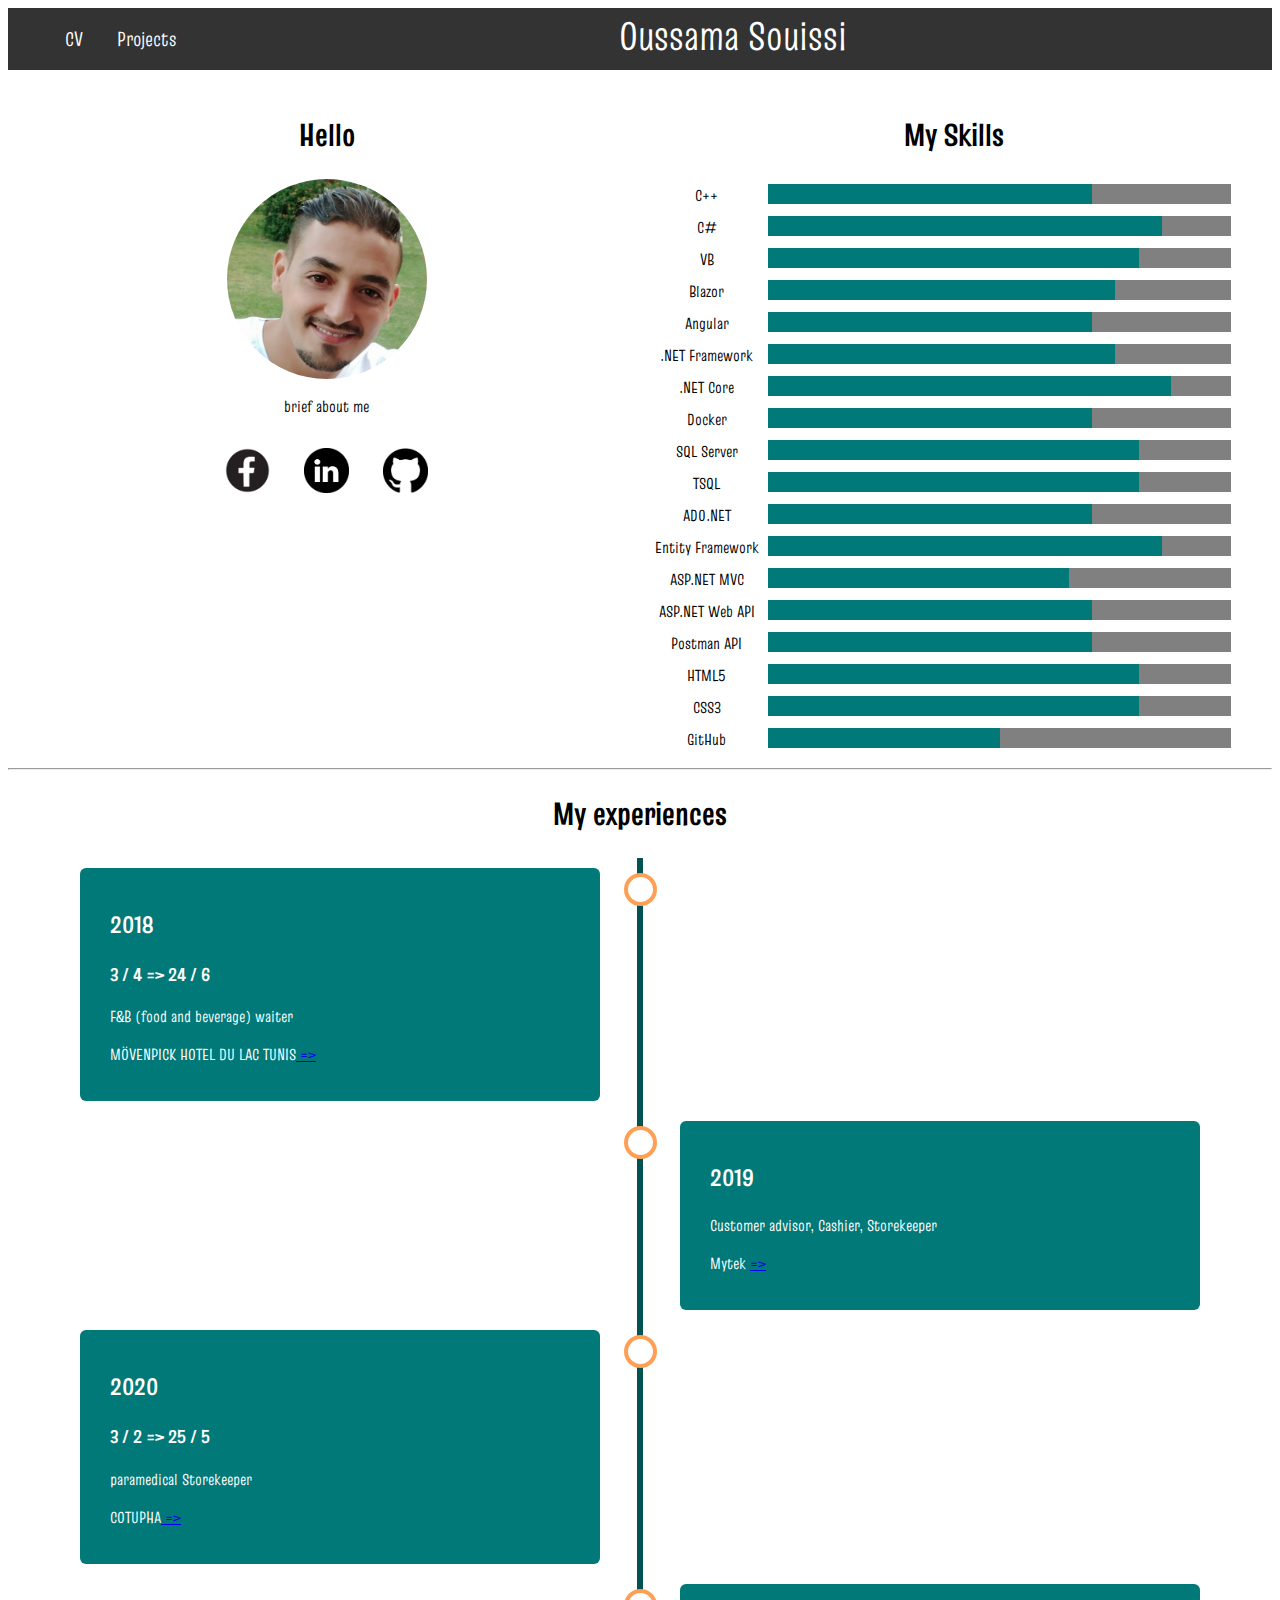
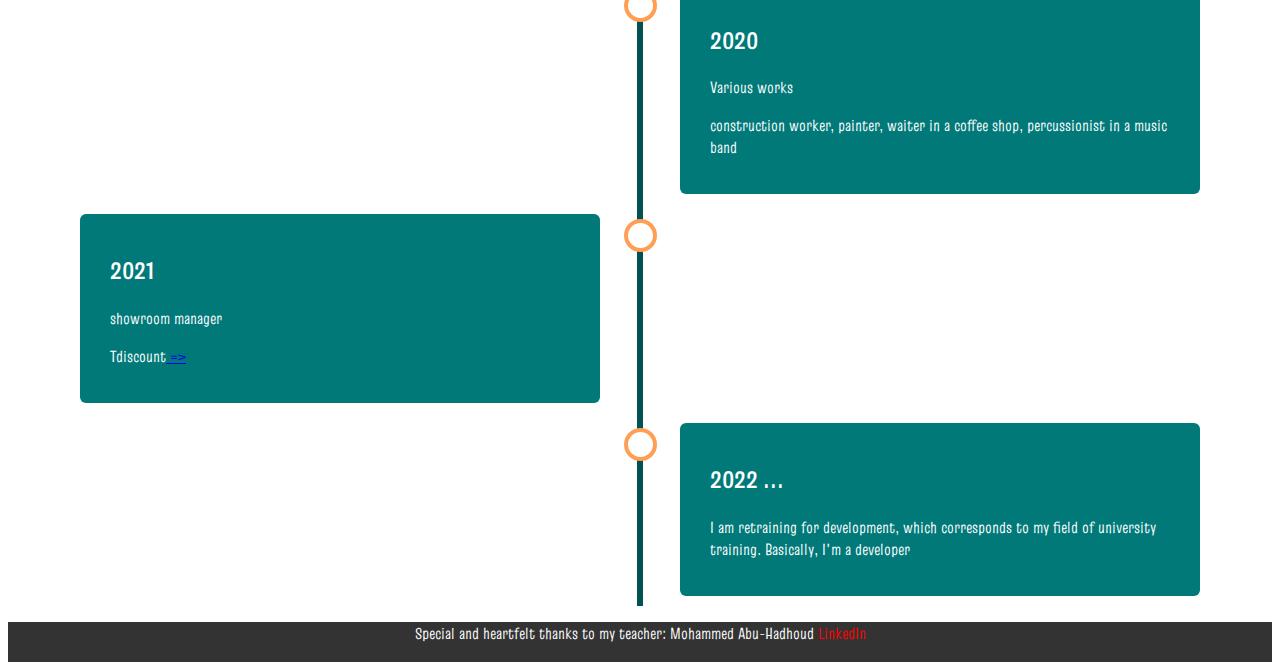
<file: index.html>
<html>
    <head>
        <title>My Web Site</title>
        <link rel="stylesheet" href="CSS/style.css">
        <link rel="stylesheet" href="CSS/timeline.css">
        <link rel="preconnect" href="https://fonts.googleapis.com">
        <link rel="preconnect" href="https://fonts.gstatic.com" crossorigin>
        <link href="https://fonts.googleapis.com/css2?family=Truculenta:opsz,wght@12..72,100..900&display=swap" rel="stylesheet">
    </head>
    <body>
        <div>
            <ul class="ul-menu">
                <li class="li-menu"><a class="a-menu" href="index.html">CV</a></li>
                <li class="li-menu"><a class="a-menu" href="projects.html">Projects</a></li>
                <p  class="title-menu">Oussama Souissi</p>
            </ul>
        </div>
        <div id = row1 class="row">
            <div class="column">
                <h1>Hello</h1>
                <img src="images/Oussama.jpg" class="EditImages"/>
                <p>brief about me</p>
                <div>
                    <a target="_blank" href="https://www.facebook.com/dj.samo2009/"><img src="images/icon-facebook.png" class="social"/></a>
                    <a target="_blank" href="https://www.linkedin.com/in/oussama-souissi-289844ba/"><img src="images/icon-linkedin.png" class="social"/></a>
                    <a target="_blank" href="https://github.com/Oussama-souissi024"><img src="images/icon-github.png" class="social"/></a>
                </div>
            </div>
            <div class="column">
                <h1>My Skills</h1>
                <div id="Skill 1" class="row">
                    <div class="left">C++</div>
                    <div class="right">
                        <li>
                            <span class="main-bar">
                                <span class="cPlusPlus"></span>
                            </span>
                        </li>
                    </div>
                </div>
                <div id="Skill 2" class="row">
                    <div class="left">C#</div>
                    <div class="right">
                        <li>
                            <span class="main-bar">
                                <span class="csharp"></span>
                            </span>
                        </li>
                    </div>
                </div>
                <div id="Skill 4" class="row">
                    <div class="left">VB</div>
                    <div class="right">
                        <li>
                            <span class="main-bar">
                                <span class="VB"></span>
                            </span>
                        </li>
                    </div>
                </div>
                <div id="Skill 14" class="row">
                    <div class="left">Blazor</div>
                    <div class="right">
                        <li>
                            <span class="main-bar">
                                <span class="Blazor"></span>
                            </span>
                        </li>
                    </div>
                </div>
                <div id="Skill 14" class="row">
                    <div class="left">Angular</div>
                    <div class="right">
                        <li>
                            <span class="main-bar">
                                <span class="Angular"></span>
                            </span>
                        </li>
                    </div>
                </div>
                <div id="Skill 3" class="row">
                    <div class="left">.NET Framework</div>
                    <div class="right">
                        <li>
                            <span class="main-bar">
                                <span class="dot-net-framework"></span>
                            </span>
                        </li>
                    </div>
                </div>
                <div id="Skill 4" class="row">
                    <div class="left">.NET Core</div>
                    <div class="right">
                        <li>
                            <span class="main-bar">
                                <span class="NET-Core"></span>
                            </span>
                        </li>
                    </div>
                </div>
                <div id="Skill 4" class="row">
                    <div class="left">Docker</div>
                    <div class="right">
                        <li>
                            <span class="main-bar">
                                <span class="Docker"></span>
                            </span>
                        </li>
                    </div>
                </div>
                <div id="Skill 4" class="row">
                    <div class="left">SQL Server</div>
                    <div class="right">
                        <li>
                            <span class="main-bar">
                                <span class="SQL"></span>
                            </span>
                        </li>
                    </div>
                </div>
                <div id="Skill 6" class="row">
                    <div class="left">TSQL</div>
                    <div class="right">
                        <li>
                            <span class="main-bar">
                                <span class="TSQL"></span>
                            </span>
                        </li>
                    </div>
                </div>
                <div id="Skill 6" class="row">
                    <div class="left">ADO.NET</div>
                    <div class="right">
                        <li>
                            <span class="main-bar">
                                <span class="ADO-dot-NET"></span>
                            </span>
                        </li>
                    </div>
                </div>
                <div id="Skill 7" class="row">
                    <div class="left">Entity Framework</div>
                    <div class="right">
                        <li>
                            <span class="main-bar">
                                <span class="Entity-Framework"></span>
                            </span>
                        </li>
                    </div>
                </div>
                <div id="Skill 8" class="row">
                    <div class="left">ASP.NET MVC</div>
                    <div class="right">
                        <li>
                            <span class="main-bar">
                                <span class="mvc"></span>
                            </span>
                        </li>
                    </div>
                </div>
                <div id="Skill 12" class="row">
                    <div class="left">ASP.NET Web API</div>
                    <div class="right">
                        <li>
                            <span class="main-bar">
                                <span class="api"></span>
                            </span>
                        </li>
                    </div>
                </div>
                <div id="Skill 13" class="row">
                    <div class="left">Postman API</div>
                    <div class="right">
                        <li>
                            <span class="main-bar">
                                <span class="postman"></span>
                            </span>
                        </li>
                    </div>
                </div>
                <div id="Skill 9" class="row">
                    <div class="left">HTML5</div>
                    <div class="right">
                        <li>
                            <span class="main-bar">
                                <span class="HTML5"></span>
                            </span>
                        </li>
                    </div>
                </div>
                <div id="Skill 10" class="row">
                    <div class="left">CSS3</div>
                    <div class="right">
                        <li>
                            <span class="main-bar">
                                <span class="CSS3"></span>
                            </span>
                        </li>
                    </div>
                </div>
                <div id="Skill 14" class="row">
                    <div class="left">GitHub</div>
                    <div class="right">
                        <li>
                            <span class="main-bar">
                                <span class="gihub"></span>
                            </span>
                        </li>
                    </div>
                </div>
            </div>
        </div>
        <hr/>
        <h1 style="text-align: center;">My experiences</h1>
        <div class="timeline">
            <div class="container left-timeline">
              <div class="content">
                <h2>2018</h2>
                <h3>3 / 4  =>  24 / 6</h3>
                <p>F&B (food and beverage) waiter</p>
                <p>MÖVENPICK HOTEL DU LAC TUNIS<a target="_blank" href="https://movenpick.accor.com/en/africa/tunisia/tunis/hotel-du-lac-tunis.html"> =></a></p>
              </div>
            </div>
            <div class="container right-timeline">
              <div class="content">
                <h2>2019</h2>
                <p>Customer advisor, Cashier, Storekeeper</p>
                <p>Mytek <a target="_blank" href="https://www.mytek.tn/">=></a> </p>     
              </div>
            </div>
            <div class="container left-timeline">
                <div class="content">
                  <h2>2020</h2>
                  <h3>3 / 2  =>  25 / 5</h3>
                  <p>paramedical Storekeeper</p>
                  <p>COTUPHA<a target="_blank" href="https://www.cotupha.com/en/"> =></a></p>     
                </div>
            </div>
            <div class="container right-timeline">
                <div class="content">
                  <h2>2020</h2>
                  <p>Various works</p>  
                  <p> construction worker,  painter,  waiter in a coffee shop,  percussionist in a music band </p>
                </div>
            </div>
            <div class="container left-timeline">
                <div class="content">
                  <h2>2021</h2>                 
                  <p>showroom manager</p>
                  <p>Tdiscount<a target="_blank" href="https://tdiscount.tn/"> =></a></p>     
                </div>
            </div>
            <div class="container right-timeline">
                <div class="content">
                  <h2>2022 ... </h2>                 
                  <p>I am retraining for development, which corresponds to my field of university training. Basically, I'm a developer</p> 
                </div>
            </div>
        </div>
        <div class="footer">
            <p>Special and heartfelt thanks to my teacher: Mohammed Abu-Hadhoud 
                <a target="_blank" class="linkedin" href="https://www.linkedin.com/in/abuhadhoud/">LinkedIn</a>
            </p>
        </div>
        
    </body>
</html>
</file>
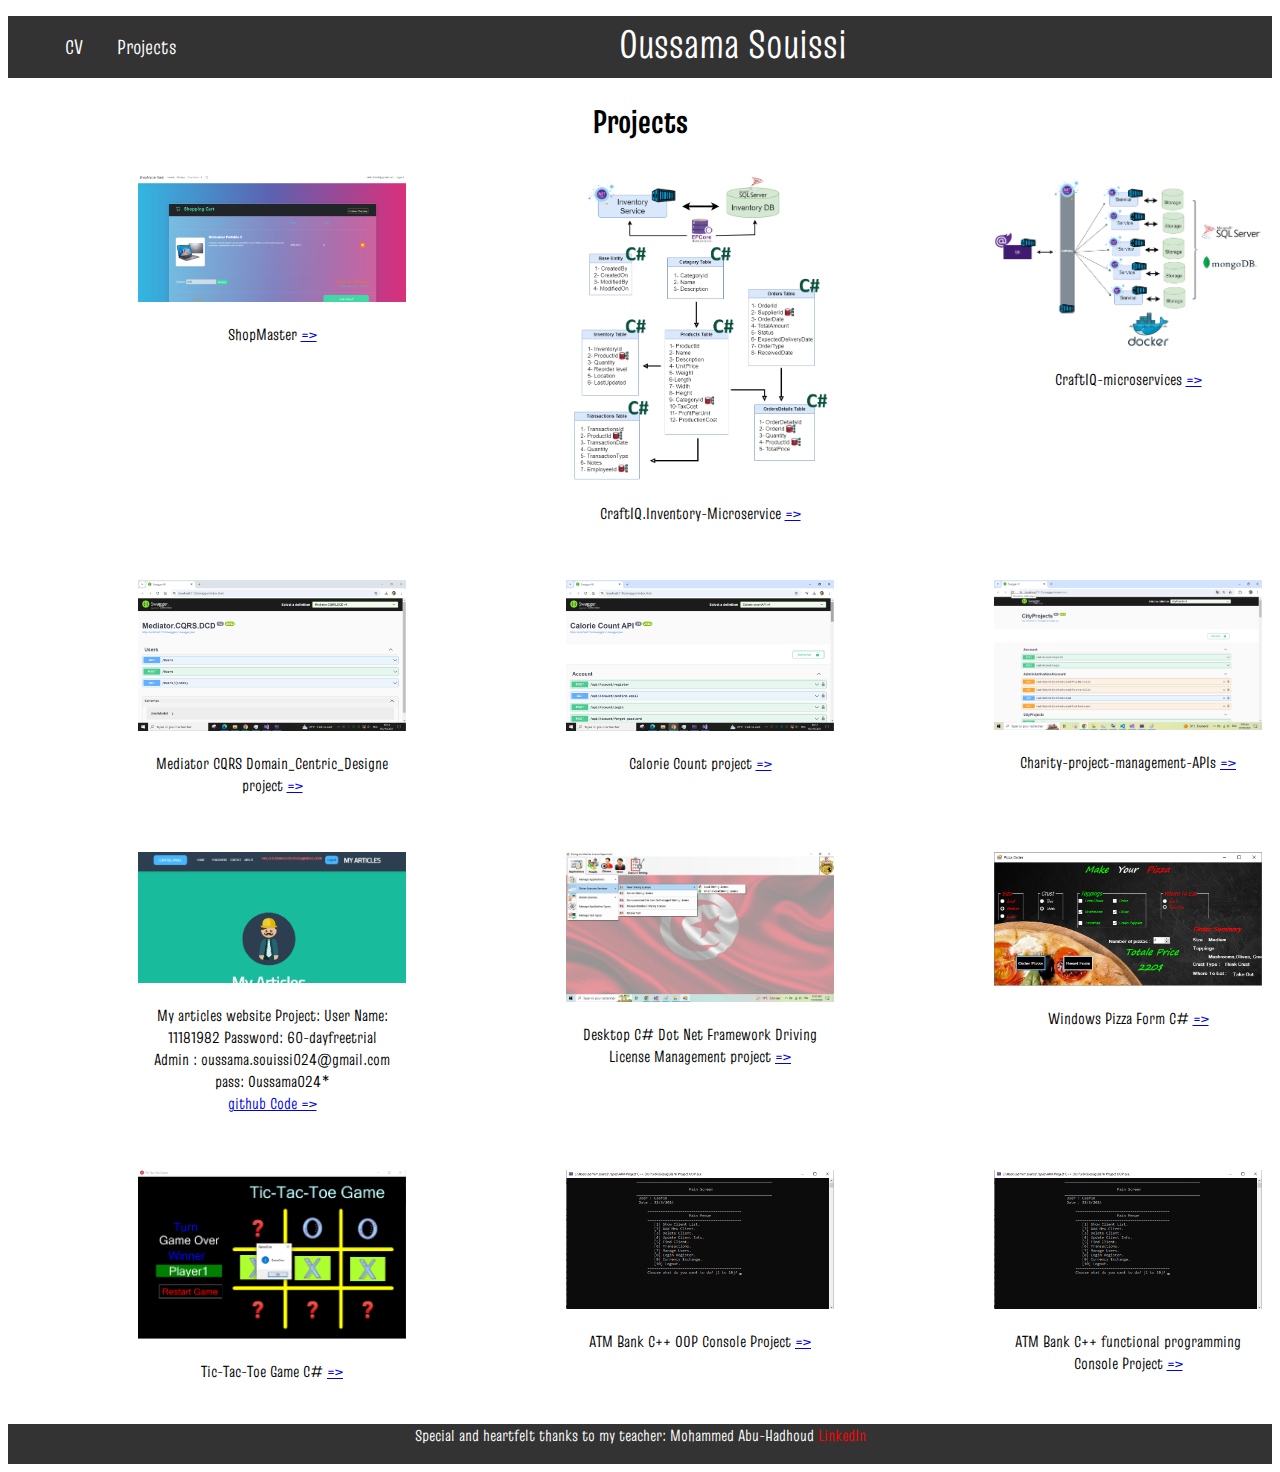
<file: projects.html>
<!DOCTYPE html>
<html lang="en">
<head>
    <meta charset="UTF-8">
    <meta name="viewport" content="width=device-width, initial-scale=1.0">
    <title>My Web Site</title>
    <link rel="stylesheet" href="CSS/style.css">
    <link rel="stylesheet" href="CSS/timeline.css">
    <link rel="preconnect" href="https://fonts.googleapis.com">
    <link rel="preconnect" href="https://fonts.gstatic.com" crossorigin>
    <link href="https://fonts.googleapis.com/css2?family=Truculenta:opsz,wght@12..72,100..900&display=swap" rel="stylesheet">
</head>
<body style="text-align: center;">
    <div>
        <ul class="ul-menu">
            <li class="li-menu"><a class="a-menu" href="index.html">CV</a></li>
            <li class="li-menu"><a class="a-menu" href="projects.html">Projects</a></li>
            <p class="title-menu">Oussama Souissi</p>
        </ul>
    </div>
    <h1>Projects</h1>
    <div class="projects-container"> 
         <div class="project">
            <a target="_blank" href="https://github.com/Oussama-souissi024/ShopMaster-">
                <img src="./images/ShopMaster.PNG" alt="ShopMaster" />
            </a>
            <p>
                ShopMaster
                <a target="_blank" href="https://github.com/Oussama-souissi024/ShopMaster-"> => </a>
            </p>
        </div>
        <div class="project">
            <a target="_blank" href="https://github.com/Oussama-souissi024/CraftIQ.Inventory-Microservice">
                <img src="./images/craft.PNG" alt="CraftIQ.Inventory-Microservice" />
            </a>
            <p>
                CraftIQ.Inventory-Microservice
                <a target="_blank" href="https://github.com/Oussama-souissi024/CraftIQ.Inventory-Microservice"> => </a>
            </p>
        </div>
        <div class="project">
            <a target="_blank" href="https://github.com/Oussama-souissi024/CraftIQ-microservices-">
                <img src="./images/craft-inventory.png" alt="CraftIQ-microservices" />
            </a>
            <p>
                CraftIQ-microservices
                <a target="_blank" href="https://github.com/Oussama-souissi024/CraftIQ-microservices-"> => </a>
            </p>
        </div>        
         <div class="project">
            <a target="_blank" href="https://github.com/Oussama-souissi024/Mediator.CQRS.Domain_Centric_Design">
                <img src="./images/CQRS.png" alt="Mediator.CQRS.Domain_Centric_Design" />
            </a>
            <p>
                Mediator CQRS Domain_Centric_Designe project
                <a target="_blank" href="https://github.com/Oussama-souissi024/Mediator.CQRS.Domain_Centric_Design"> => </a>
            </p>
        </div>
         <div class="project">
            <a target="_blank" href="https://github.com/Oussama-souissi024/Calorie-Count-">
                <img src="./images/CallereCount.png" alt="Calorie Count Project" />
            </a>
            <p>
                Calorie Count project
                <a target="_blank" href="https://github.com/Oussama-souissi024/Calorie-Count-"> => </a>
            </p>
        </div>
        <div class="project">
            <a target="_blank" href="https://github.com/Oussama-souissi024/Charity-project-management-APIs-">
                <img src="./images/APIs.png" alt="Charity Project Management APIs" />
            </a>
            <p>
                Charity-project-management-APIs
                <a target="_blank" href="https://github.com/Oussama-souissi024/Charity-project-management-APIs-"> => </a>
            </p>
        </div>
        <div class="project">
            <a target="_blank" href="https://github.com/Oussama-souissi024/My-articles-website-Project">
                <img src="./images/Articles.png" alt="Articles Website Project" />
            </a>
            <p>
                My articles website Project: User Name: 11181982 Password: 60-dayfreetrial <br/>
                Admin : oussama.souissi024@gmail.com <br/>  pass: Oussama024* <br/>
                <a target="_blank" href="https://github.com/Oussama-souissi024/My-articles-website-Project"> github Code => </a>
            </p>
        </div>
        <div class="project">
            <a target="_blank" href="https://github.com/Oussama-souissi024/Update-OF-Desktop-Dot-Net-Framework-Driving-License-Management.-100-.">
                <img src="./images/DVLD.jpeg" alt="Driving License Management Project" />
            </a>
            <p>
                Desktop C# Dot Net Framework Driving License Management project
                <a target="_blank" href="https://github.com/Oussama-souissi024/Update-OF-Desktop-Dot-Net-Framework-Driving-License-Management.-100-."> => </a>
            </p>
        </div>
        <div class="project">
            <a target="_blank" href="https://github.com/Oussama-souissi024/Pizza-C-">
                <img src="./images/Pizza.png" alt="Windows Pizza Form C#" />
            </a>
            <p>
                Windows Pizza Form C#
                <a target="_blank" href="https://github.com/Oussama-souissi024/Pizza-C-"> => </a>
            </p>
        </div>
        <div class="project">
            <a target="_blank" href="https://github.com/Oussama-souissi024/Tic-Tac-Game">
                <img src="./images/TicTak.png" alt="Tic-Tac-Toe Game C#" />
            </a>
            <p>
                Tic-Tac-Toe Game C#
                <a target="_blank" href="https://github.com/Oussama-souissi024/Tic-Tac-Game"> => </a>
            </p>
        </div>
        
        <div class="project">
            <a target="_blank" href="https://github.com/Oussama-souissi024/ATM-C-OOP">
                <img src="./images/ATM.png" alt="ATM Bank C++ OOP Console Project" />
            </a>
            <p>
                ATM Bank C++ OOP Console Project
                <a target="_blank" href="https://github.com/Oussama-souissi024/ATM-C-OOP"> => </a>
            </p>
        </div>
        <div class="project">
            <a target="_blank" href="https://github.com/Oussama-souissi024/ATM-">
                <img src="./images/ATM.png" alt="ATM Bank C++ Functional Programming Console Project" />
            </a>
            <p>
                ATM Bank C++ functional programming Console Project
                <a target="_blank" href="https://github.com/Oussama-souissi024/ATM-"> => </a>
            </p>
        </div>
        
    </div>
    <div class="footer">
        <p>Special and heartfelt thanks to my teacher: Mohammed Abu-Hadhoud 
            <a target="_blank" class="linkedin" href="https://www.linkedin.com/in/abuhadhoud/">LinkedIn</a>
        </p>
    </div>
    
</body>
</html>
</file>
<file: CSS/style.css>
*{
    list-style: none;
}

body{
    font-family: "Truculenta", sans-serif;
}

.ul-menu{
    background-color:#333;
    color: #ffffff;
    overflow: hidden;
    text-align:center; 
}

.li-menu{
    float: left;
}

.a-menu{
    text-decoration: none;
    color: #ffffff;
    font-size: 20px;
    display: block;
    padding: 17px;
}

.li-menu a:hover{
    background-color: black;
}

.title-menu{
    font-size: 40px; display: inline
}

.column{
    width: 50%;
    float: left;
    text-align: center;
}

.EditImages{
    width: 200px;
    height: 200px;
    border-radius: 200px;
}

.social{
    width: 75px;
    padding: 15px;
}

.left{
    width: 20%;
    float: left;
}

.right{
    width: 75%;
    float: left;
}

.row{
    padding: 5px;
}

.row::after{
    display: table;
    clear: both;
    content: "";
}

.main-bar{
    background-color: grey;
    display: block;
    height: 20px;
}

.main-bar span{
    background-color: rgb(1, 121, 121);
    height: 20px;
    display: block;
    color: #ffffff;
}

.cPlusPlus{
    width: 70%;
    animation: cPlusPlus 2s;
}

.csharp{
    width: 85%;
    animation: csharp 2s;
}

.VB{
    width: 80%;
    animation: csharp 2s;
}

.dot-net-framework{
    width: 75%;
    animation: dot-net-framework 2s;
}

.NET-Core{
    width: 87%;
    animation: NET-Core 2s;
}

.SQL{
    width: 80%;
    animation: SQL 2s;
}

.TSQL{
    width: 80%;
    animation: SQL 2s;
}

.ADO-dot-NET{
    width: 70%;
    animation: ADO-dot-NET 2s;
}

.Entity-Framework{
    width: 85%;
    animation: Entity-Framework 2s;
}

.HTML5{
    width: 80%;
    animation: HTML5 2s;
}

.CSS3{
    width: 80%;
    animation: CSS3 2s;
}

.Blazor{
    width: 75%;
    animation: razor 2s;
}

.Angular{
    width: 70%;
    animation: razor 2s;
}

.mvc{
    width: 65%;
    animation: mvc 2s;
}

.api{
    width: 70%;
    animation: api 2s;
}

.postman{
    width: 70%;
    animation: postman 2s;
}

.gihub{
    width: 50%;
    animation: gihub 2s;
}

.Docker{
    width: 70%;
    animation: gihub 2s;
}

@keyframes cPlusPlus{
    0%{
        width: 0%;
        background-color: rgb(18, 15, 187);
    }
    100%{
        width: 70%;
        background-color: rgb(102, 252, 194);
    }
}

@keyframes csharp{
    0%{
        width: 0%;
        background-color: rgb(18, 15, 187);
    }
    100%{
        width: 85%;
        background-color: rgb(102, 252, 194);
    }
}

@keyframes dot-net-framework{
    0%{
        width: 0%;
        background-color: rgb(18, 15, 187);
    }
    100%{
        width: 75%;
        background-color: rgb(102, 252, 194);
    }
}

@keyframes NET-Core{
    0%{
        width: 0%;
        background-color: rgb(18, 15, 187);
    }
    100%{
        width: 70%;
        background-color: rgb(102, 252, 194);
    }
}

@keyframes SQL{
    0%{
        width: 0%;
        background-color: rgb(18, 15, 187);
    }
    100%{
        width: 60%;
        background-color: rgb(102, 252, 194);
    }
}

@keyframes ADO-dot-NET{
    0%{
        width: 0%;
        background-color: rgb(18, 15, 187);
    }
    100%{
        width: 80%;
        background-color: rgb(102, 252, 194);
    }
}

@keyframes Entity-Framework{
    0%{
        width: 0%;
        background-color: rgb(18, 15, 187);
    }
    100%{
        width: 60%;
        background-color: rgb(102, 252, 194);
    }
}

@keyframes HTML5{
    0%{
        width: 0%;
        background-color: rgb(18, 15, 187);
    }
    100%{
        width: 60%;
        background-color: rgb(102, 252, 194);
    }
}

@keyframes CSS3{
    0%{
        width: 0%;
        background-color: rgb(18, 15, 187);
    }
    100%{
        width: 60%;
        background-color: rgb(102, 252, 194);
    }
}

@keyframes razor{
    0%{
        width: 0%;
        background-color: rgb(18, 15, 187);
    }
    100%{
        width: 70%;
        background-color: rgb(102, 252, 194);
    }
}

@keyframes mvc{
    0%{
        width: 0%;
        background-color: rgb(18, 15, 187);
    }
    100%{
        width: 65%;
        background-color: rgb(102, 252, 194);
    }
}

@keyframes api{
    0%{
        width: 0%;
        background-color: rgb(18, 15, 187);
    }
    100%{
        width: 70%;
        background-color: rgb(102, 252, 194);
    }
}

@keyframes postman{
    0%{
        width: 0%;
        background-color: rgb(18, 15, 187);
    }
    100%{
        width: 70%;
        background-color: rgb(102, 252, 194);
    }
}

@keyframes gihub{
    0%{
        width: 0%;
        background-color: rgb(18, 15, 187);
    }
    100%{
        width: 50%;
        background-color: rgb(102, 252, 194);
    }
}

.footer{
    width: 100%;
    height: 40px;
    background-color: #333;
    color: #ffffff;
    text-align: center;
}

.linkeddin{
    text-decoration: none;
    color: #ffffff;
    display: block;
    padding: 17px;
}

.project{
    width: 400px;
    float: left;
    padding-left: 120px;  
}

.project img{
    width: 280px;
    height: 150px;
}

@media screen and (max-width:800px) {
    .column{
        width: 100%;
    }  
}
.projects-container {
    display: flex;
    flex-wrap: wrap;
    justify-content: center;
    gap: 20px;
}

.project {
    flex: 1 1 calc(33.333% - 40px); 
    box-sizing: border-box;
    margin: 10px;
    text-align: center;
}

.project img {
    max-width: 100%;
    height: auto;
}
.linkedin {
    color: red;
    text-decoration: none; 
}

.linkedin:hover {
    text-decoration: underline; 
}
</file>
<file: CSS/timeline.css>
* {
    box-sizing: border-box;
  }
  
  /* The actual timeline (the vertical ruler) */
  .timeline {
    position: relative;
    max-width: 1200px;
    margin: 0 auto;
  }
  
  /* The actual timeline (the vertical ruler) */
  .timeline::after {
    content: '';
    position: absolute;
    width: 6px;
    background-color: rgb(2, 82, 82);
    top: 0;
    bottom: 0;
    left: 50%;
    margin-left: -3px;
  }
  
  /* Container around content */
  .container {
    padding: 10px 40px;
    position: relative;
    background-color: inherit;
    width: 50%;
  }
  
  /* The circles on the timeline */
  .container::after {
    content: '';
    position: absolute;
    width: 25px;
    height: 25px;
    right: -17px;
    background-color: white;
    border: 4px solid #FF9F55;
    top: 15px;
    border-radius: 50%;
    z-index: 1;
  }
  
  /* Place the container to the left */
  .left-timeline {
    left: 0;
  }
  
  /* Place the container to the right */
  .right-timeline {
    left: 50%;
  }
  
  /* Add arrows to the left container (pointing right) */
  .left-timeline::before {
    content: " ";
    height: 0;
    position: absolute;
    top: 22px;
    width: 0;
    z-index: 1;
    right: 30px;
    border: medium solid white;
    border-width: 10px 0 10px 10px;
    border-color: transparent transparent transparent white;
  }
  
  /* Add arrows to the right container (pointing left) */
  .right-timeline::before {
    content: " ";
    height: 0;
    position: absolute;
    top: 22px;
    width: 0;
    z-index: 1;
    left: 30px;
    border: medium solid white;
    border-width: 10px 10px 10px 0;
    border-color: transparent white transparent transparent;
  }
  
  /* Fix the circle for containers on the right side */
  .right-timeline::after {
    left: -16px;
  }
  
  /* The actual content */
  .content {
    padding: 20px 30px;
    background-color: rgb(1, 121, 121);
    color: white;
    position: relative;
    border-radius: 6px;
  }
  
  /* Media queries - Responsive timeline on screens less than 600px wide */
  @media screen and (max-width: 800px) {
  /* Place the timelime to the left */
    .timeline::after {
      left: 31px;
    }
  
  /* Full-width containers */
    .container {
      width: 100%;
      padding-left: 70px;
      padding-right: 25px;
    }
  
  /* Make sure that all arrows are pointing leftwards */
    .container::before {
      left: 60px;
      border: medium solid white;
      border-width: 10px 10px 10px 0;
      border-color: transparent white transparent transparent;
    }
  
  /* Make sure all circles are at the same spot */
    .left-timeline::after, .right-timeline::after {
      left: 15px;
    }
  
  /* Make all right containers behave like the left ones */
    .right-timeline {
      left: 0%;
    }
  }
</file>
